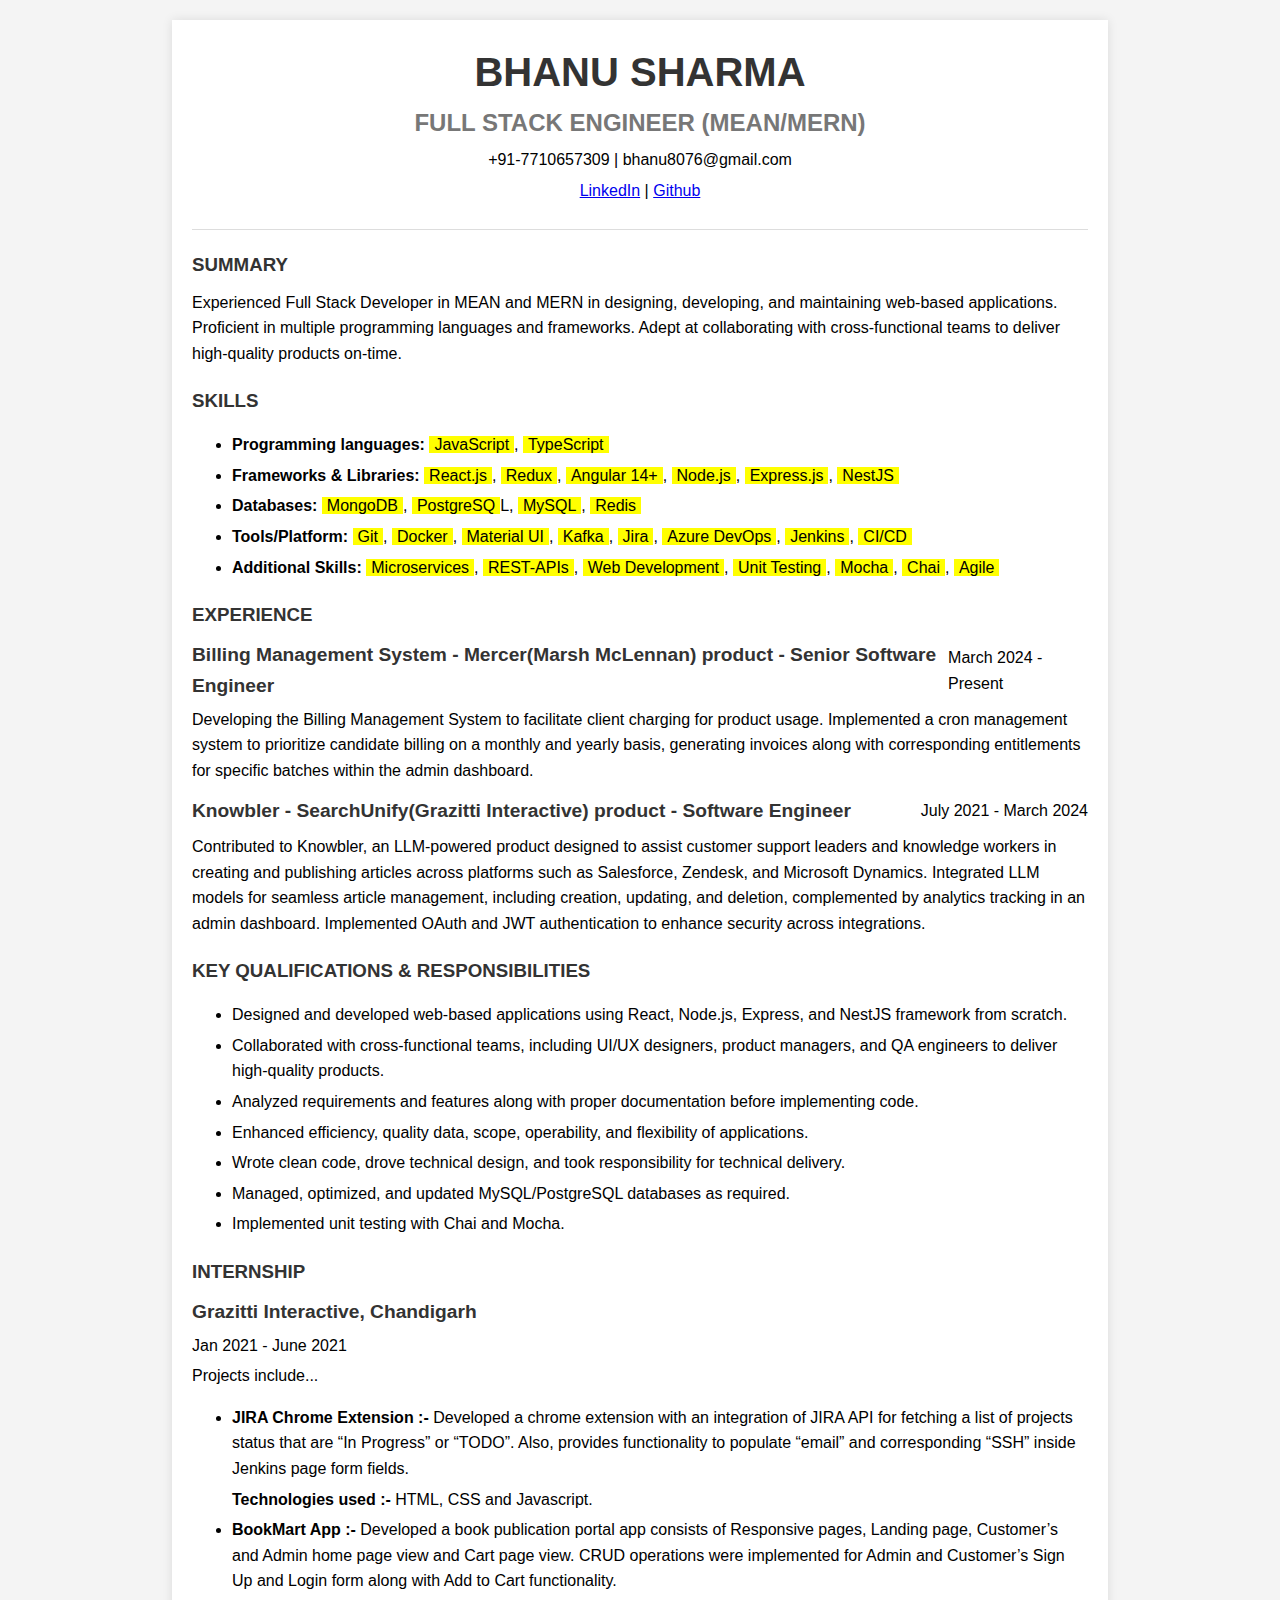
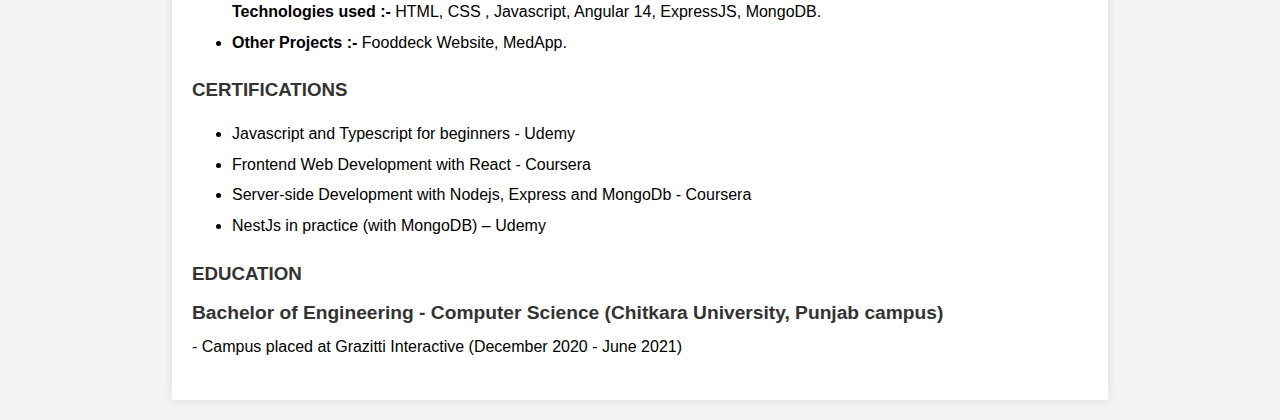
<file: index.html>
<!DOCTYPE html>
<html lang="en">
<head>
    <meta charset="UTF-8">
    <meta name="viewport" content="width=device-width, initial-scale=1.0">
    <title>Resume - Bhanu Sharma</title>
    <link rel="stylesheet" href="portfolio.css">
</head>
<body>
    <div class="resume">
        <header>
            <h1>BHANU SHARMA</h1>
            <h2>FULL STACK ENGINEER (MEAN/MERN)</h2>
            <p>+91-7710657309 | bhanu8076@gmail.com</p>
            <p><a href="https://www.linkedin.com/in/bhanu-sharma-638100193">LinkedIn</a> | <a href="https://github.com/bhanu8076">Github</a></p>
        </header>
        <section class="summary">
            <h3>SUMMARY</h3>
            <p>Experienced Full Stack Developer in MEAN and MERN in designing, developing, and maintaining web-based applications. Proficient in multiple programming languages and frameworks. Adept at collaborating with cross-functional teams to deliver high-quality products on-time.</p>
        </section>
        <section class="skills">
            <h3>SKILLS</h3>
            <ul>
                <li><b>Programming languages:</b> <span class="highlight">JavaScript</span>, <span class="highlight">TypeScript</span></li>
                <li><b>Frameworks & Libraries:</b> <span class="highlight">React.js</span>, <span class="highlight">Redux</span>, <span class="highlight">Angular 14+</span>, <span class="highlight">Node.js</span>, <span class="highlight">Express.js</span>, <span class="highlight">NestJS</span></li>
                <li><b>Databases:</b> <span class="highlight">MongoDB</span>, <span class="highlight">PostgreSQ</span>L, <span class="highlight">MySQL</span>, <span class="highlight">Redis</span></li>
                <li><b>Tools/Platform:</b> <span class="highlight">Git</span>, <span class="highlight">Docker</span>, <span class="highlight">Material UI</span>, <span class="highlight">Kafka</span>, <span class="highlight">Jira</span>, <span class="highlight">Azure DevOps</span>, <span class="highlight">Jenkins</span>, <span class="highlight">CI/CD</span></li>
                <li><b>Additional Skills:</b> <span class="highlight">Microservices</span>, <span class="highlight">REST-APIs</span>, <span class="highlight">Web Development</span>, <span class="highlight">Unit Testing</span>, <span class="highlight">Mocha</span>, <span class="highlight">Chai</span>, <span class="highlight">Agile</span></li>
            </ul>
        </section>
        <section class="experience">
            <h3>EXPERIENCE</h3>
            <div class="job">
                <div class="job-hearder-section">
                    <h4>Billing Management System - Mercer(Marsh McLennan) product - Senior Software Engineer</h4>
                    <p>March 2024 - Present</p>
                </div>
                <p>Developing the Billing Management System to facilitate client charging for product usage. Implemented a cron management system to prioritize candidate billing on a monthly and yearly basis, generating invoices along with corresponding entitlements for specific batches within the admin dashboard.</p>
            </div>
            <div class="job">
                <div class="job-hearder-section">
                    <h4>Knowbler - SearchUnify(Grazitti Interactive) product - Software Engineer</h4>
                    <p>July 2021 - March 2024</p>
                </div>
                <p>Contributed to Knowbler, an LLM-powered product designed to assist customer support leaders and knowledge workers in creating and publishing articles across platforms such as Salesforce, Zendesk, and Microsoft Dynamics. Integrated LLM models for seamless article management, including creation, updating, and deletion, complemented by analytics tracking in an admin dashboard. Implemented OAuth and JWT authentication to enhance security across integrations.</p>
            </div>
        </section>
        <section class="qualifications">
            <h3>KEY QUALIFICATIONS & RESPONSIBILITIES</h3>
            <ul>
                <li>Designed and developed web-based applications using React, Node.js, Express, and NestJS framework from scratch.</li>
                <li>Collaborated with cross-functional teams, including UI/UX designers, product managers, and QA engineers to deliver high-quality products.</li>
                <li>Analyzed requirements and features along with proper documentation before implementing code.</li>
                <li>Enhanced efficiency, quality data, scope, operability, and flexibility of applications.</li>
                <li>Wrote clean code, drove technical design, and took responsibility for technical delivery.</li>
                <li>Managed, optimized, and updated MySQL/PostgreSQL databases as required.</li>
                <li>Implemented unit testing with Chai and Mocha.</li>
            </ul>
        </section>
        <section class="internship">
            <h3>INTERNSHIP</h3>
            <div class="internship-details">
                <h4>Grazitti Interactive, Chandigarh</h4>
                <p>Jan 2021 - June 2021</p>
                <p>Projects include...</p>
                <ul>
                    <li>
                        <p>
                            <b>JIRA Chrome Extension :-</b> Developed a chrome extension with an integration of JIRA API for fetching a list of projects status that are “In Progress” or “TODO”. Also, provides functionality to populate “email” and corresponding “SSH” inside Jenkins page form fields.
                        </p>
                        <p>
                            <b>Technologies used :-</b> HTML, CSS and Javascript. 
                        </p>
                    </li>
                    <li>
                        <p>
                            <b>BookMart App :-</b> Developed a book publication portal app consists of Responsive pages, Landing page, Customer’s and Admin home page view and Cart page view. CRUD operations were implemented for Admin and Customer’s Sign Up and Login form along with Add to Cart functionality. 
                        </p>
                        <p>
                            <b>Technologies used :-</b> HTML, CSS , Javascript, Angular 14, ExpressJS, MongoDB. 
                        </p>
                    </li>
                    <li>
                        <b>Other Projects :-</b> Fooddeck Website, MedApp. 
                    </li>
                </ul>
            </div>
        </section>
        <section class="certifications">
            <h3>CERTIFICATIONS</h3>
            <ul>
                <li>Javascript and Typescript for beginners - Udemy</li>
                <li>Frontend Web Development with React - Coursera</li>
                <li>Server-side Development with Nodejs, Express and MongoDb - Coursera</li>
                <li>NestJs in practice (with MongoDB) – Udemy</li>
            </ul>
        </section>
        <section class="education">
            <h3>EDUCATION</h3>
            <div class="education-details">
                <h4>Bachelor of Engineering - Computer Science (Chitkara University, Punjab campus)</h4>
                <p>- Campus placed at Grazitti Interactive (December 2020 - June 2021)</p>
            </div>
        </section>
    </div>
</body>
</html>
</file>
<file: portfolio.css>
body {
    font-family: Arial, sans-serif;
    line-height: 1.6;
    margin: 0;
    padding: 0;
    background-color: #f4f4f4;
}

.resume {
    width: 70%;
    margin: 20px auto;
    background: #fff;
    padding: 20px;
    box-shadow: 0 0 10px rgba(0, 0, 0, 0.1);
}

header {
    text-align: center;
    border-bottom: 1px solid #ddd;
    padding-bottom: 20px;
}

header h1 {
    margin: 0;
    font-size: 2.5em;
    color: #333;
}

header h2 {
    margin: 0;
    font-size: 1.5em;
    color: #777;
}

header p {
    margin: 5px 0;
}

section {
    margin: 20px 0;
}

section h3 {
    margin-bottom: 10px;
    color: #333;
}

section ul {
    list-style-type: disc;
}

section ul li {
    margin-bottom: 5px;
}

.job, .internship-details, .education-details {
    margin: 10px 0;
}

h4 {
    margin: 0;
    font-size: 1.2em;
    color: #333;
}

p {
    margin: 5px 0;
}

.certifications ul {
    list-style-type: disc;
}

.job .job-hearder-section {
    display: flex;
    justify-content: space-between;
    align-items: center;
}

.highlight { background-color: yellow; padding: 0 5px; }
</file>
